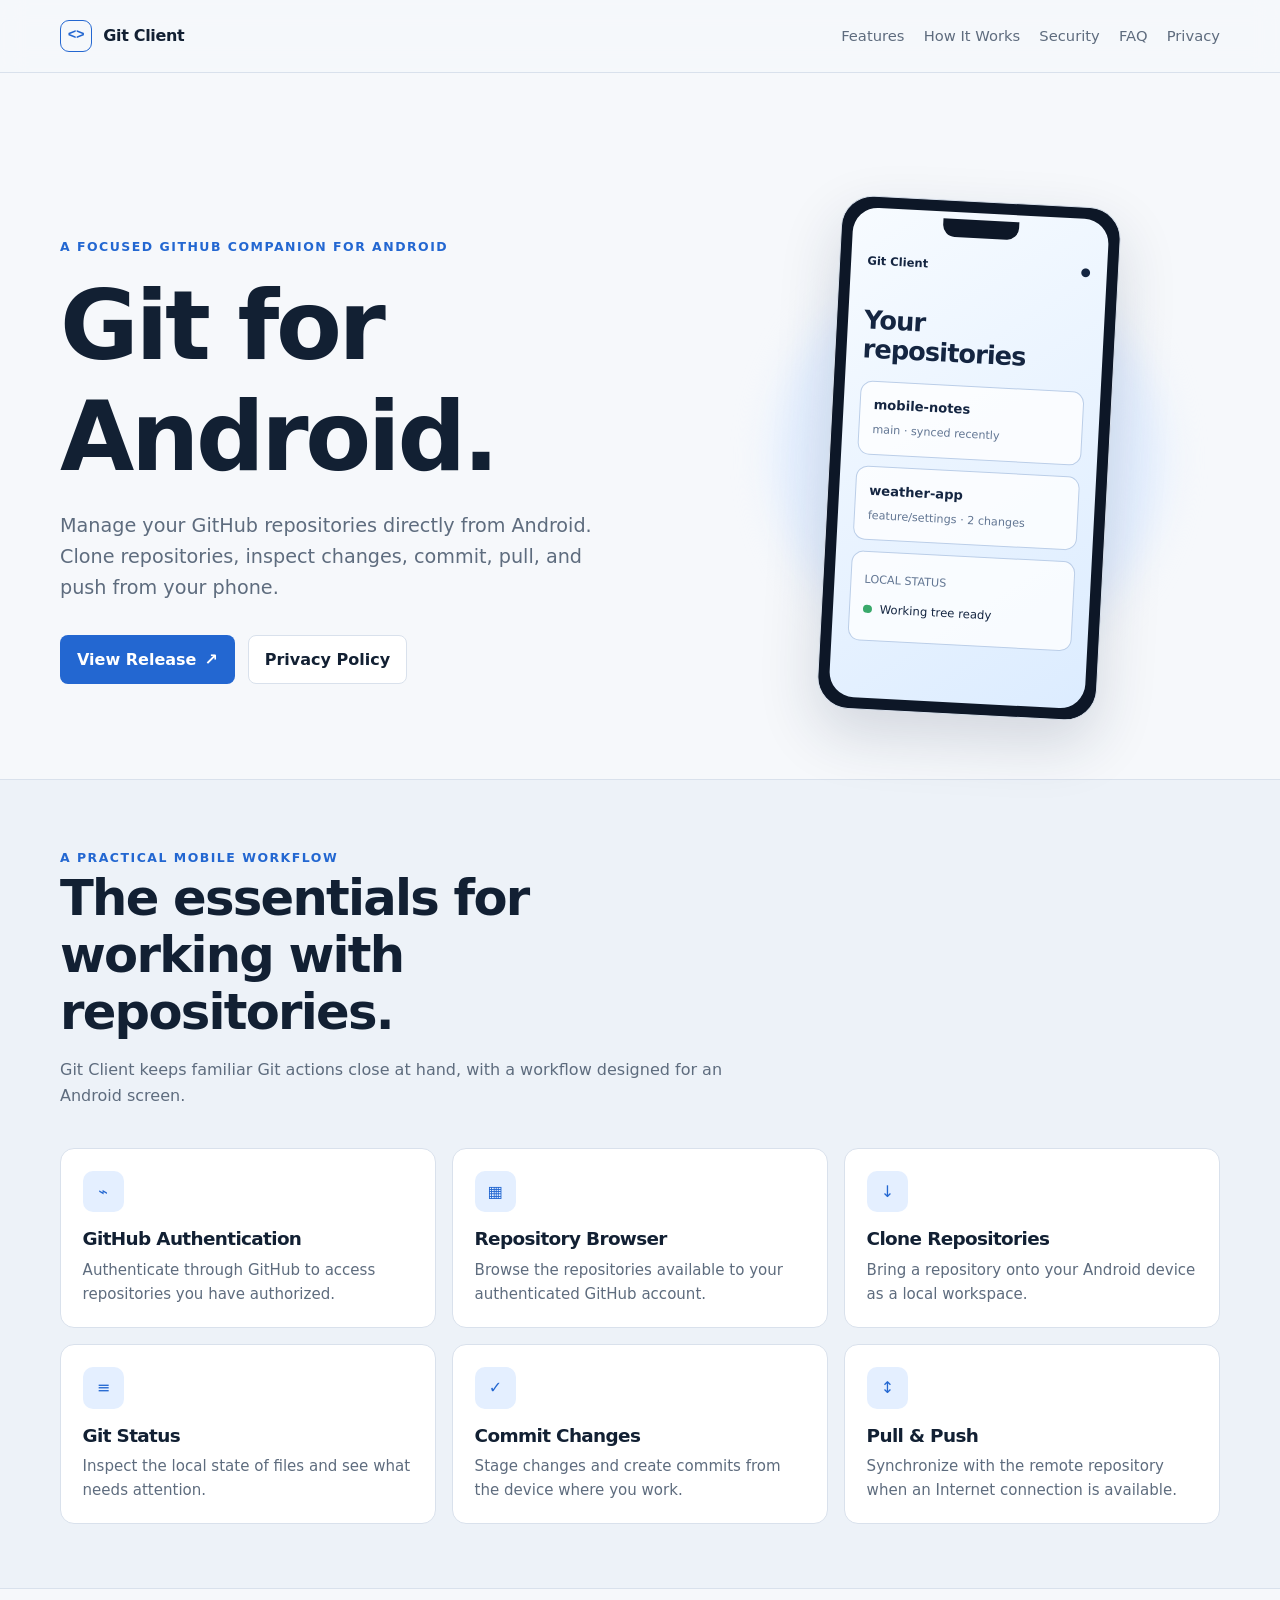
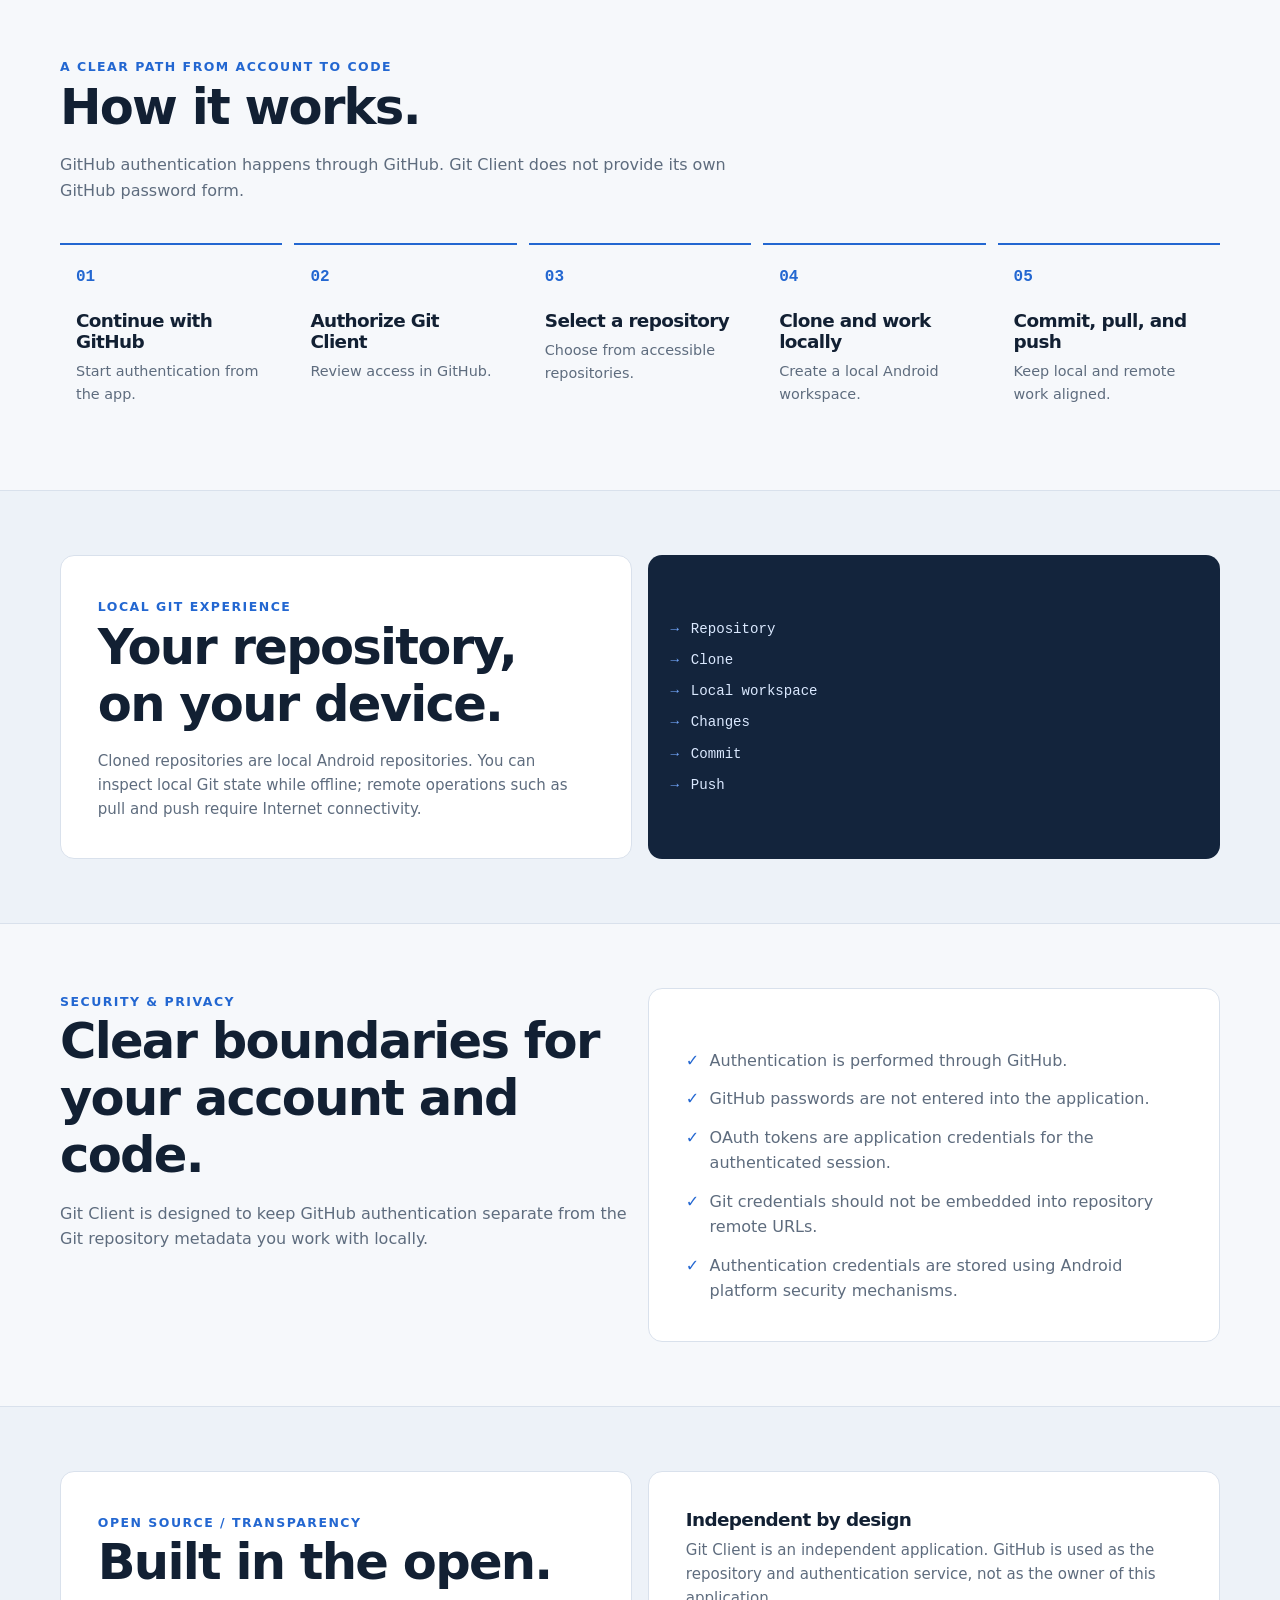
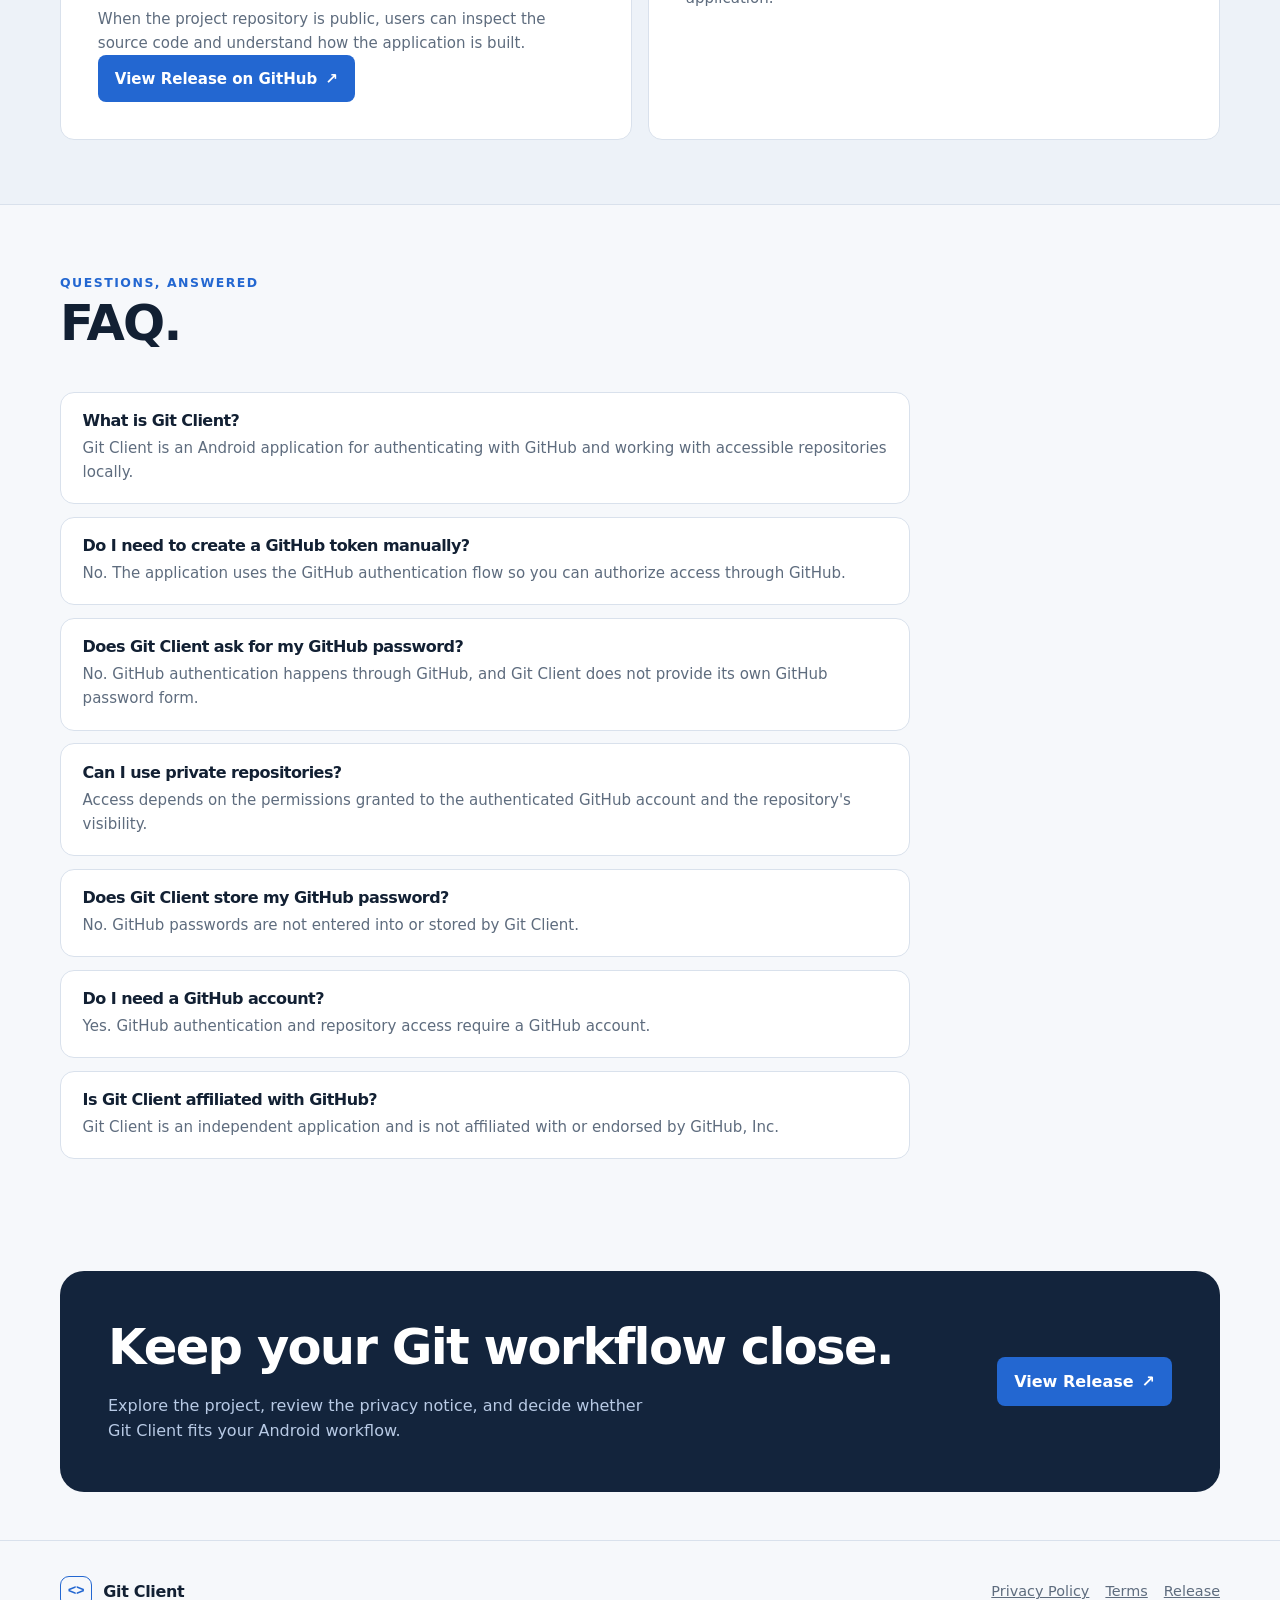
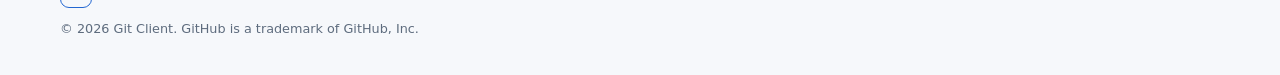
<file: index.html>
<!doctype html>
<html lang="en">
<head>
  <meta charset="utf-8">
  <meta name="viewport" content="width=device-width, initial-scale=1">
  <meta name="theme-color" content="#0d1421">
  <meta name="description" content="Manage GitHub repositories directly from Android. Clone, inspect changes, commit, pull, and push from your phone.">
  <meta property="og:title" content="Git Client — Git for Android">
  <meta property="og:description" content="Manage GitHub repositories directly from Android.">
  <meta property="og:type" content="website">
  <meta property="og:image" content="assets/social-preview.svg">
  <title>Git Client — Git for Android</title>
  <link rel="icon" href="assets/logo.svg" type="image/svg+xml">
  <link rel="stylesheet" href="css/styles.css">
  <script src="js/site.js" defer></script>
</head>
<body>
  <a class="skip-link" href="#main-content">Skip to content</a>
  <header class="site-header">
    <div class="container nav-wrap">
      <a class="brand" href="index.html" aria-label="Git Client home"><span class="brand-mark" aria-hidden="true">&lt;&gt;</span><span>Git Client</span></a>
      <button class="menu-toggle" type="button" data-menu-button aria-expanded="false" aria-controls="primary-navigation" aria-label="Open navigation menu">Menu</button>
      <nav class="site-nav" id="primary-navigation" data-navigation aria-label="Primary navigation">
        <a href="#features">Features</a><a href="#how-it-works">How It Works</a><a href="#security">Security</a><a href="#faq">FAQ</a><a href="privacy.html">Privacy</a>
      </nav>
    </div>
  </header>

  <main id="main-content">
    <section class="hero">
      <div class="container hero-grid">
        <div>
          <span class="eyebrow">A focused GitHub companion for Android</span>
          <h1>Git for Android.</h1>
          <p class="lede">Manage your GitHub repositories directly from Android. Clone repositories, inspect changes, commit, pull, and push from your phone.</p>
          <div class="hero-actions"><a class="button button-primary" href="https://github.com/AggiaBintangRH/GitClonePush/releases/tag/Git" rel="noreferrer">View Release <span aria-hidden="true">↗</span></a><a class="button button-secondary" href="privacy.html">Privacy Policy</a></div>
        </div>
        <div class="phone-stage" aria-label="Illustration of the Git Client Android interface">
          <div class="phone-glow" aria-hidden="true"></div><div class="phone">
            <div class="phone-screen"><div class="phone-notch" aria-hidden="true"></div><div class="phone-topline"><span>Git Client</span><span>●</span></div><h3>Your repositories</h3>
              <div class="repo-card"><strong>mobile-notes</strong><small>main · synced recently</small></div><div class="repo-card"><strong>weather-app</strong><small>feature/settings · 2 changes</small></div>
              <div class="status-card"><small>LOCAL STATUS</small><div class="status-row"><span class="status-dot" aria-hidden="true"></span><span>Working tree ready</span></div></div>
            </div>
          </div>
        </div>
      </div>
    </section>

    <section class="section section-muted" id="features"><div class="container"><div class="section-heading"><span class="eyebrow">A practical mobile workflow</span><h2>The essentials for working with repositories.</h2><p>Git Client keeps familiar Git actions close at hand, with a workflow designed for an Android screen.</p></div>
      <div class="feature-grid">
        <article class="feature-card"><div class="icon-box" aria-hidden="true">⌁</div><h3>GitHub Authentication</h3><p>Authenticate through GitHub to access repositories you have authorized.</p></article>
        <article class="feature-card"><div class="icon-box" aria-hidden="true">▦</div><h3>Repository Browser</h3><p>Browse the repositories available to your authenticated GitHub account.</p></article>
        <article class="feature-card"><div class="icon-box" aria-hidden="true">↓</div><h3>Clone Repositories</h3><p>Bring a repository onto your Android device as a local workspace.</p></article>
        <article class="feature-card"><div class="icon-box" aria-hidden="true">≡</div><h3>Git Status</h3><p>Inspect the local state of files and see what needs attention.</p></article>
        <article class="feature-card"><div class="icon-box" aria-hidden="true">✓</div><h3>Commit Changes</h3><p>Stage changes and create commits from the device where you work.</p></article>
        <article class="feature-card"><div class="icon-box" aria-hidden="true">↕</div><h3>Pull &amp; Push</h3><p>Synchronize with the remote repository when an Internet connection is available.</p></article>
      </div>
    </div></section>

    <section class="section" id="how-it-works"><div class="container"><div class="section-heading"><span class="eyebrow">A clear path from account to code</span><h2>How it works.</h2><p>GitHub authentication happens through GitHub. Git Client does not provide its own GitHub password form.</p></div><div class="flow">
      <div class="flow-step"><h3>Continue with GitHub</h3><p>Start authentication from the app.</p></div><div class="flow-step"><h3>Authorize Git Client</h3><p>Review access in GitHub.</p></div><div class="flow-step"><h3>Select a repository</h3><p>Choose from accessible repositories.</p></div><div class="flow-step"><h3>Clone and work locally</h3><p>Create a local Android workspace.</p></div><div class="flow-step"><h3>Commit, pull, and push</h3><p>Keep local and remote work aligned.</p></div>
    </div></div></section>

    <section class="section section-muted"><div class="container notice"><div class="info-card"><span class="eyebrow">Local Git experience</span><h2>Your repository, on your device.</h2><p>Cloned repositories are local Android repositories. You can inspect local Git state while offline; remote operations such as pull and push require Internet connectivity.</p></div><div class="diagram" aria-label="Repository to push workflow"><span>Repository</span><span>Clone</span><span>Local workspace</span><span>Changes</span><span>Commit</span><span>Push</span></div></div></section>

    <section class="section" id="security"><div class="container security-grid"><div class="section-heading"><span class="eyebrow">Security &amp; privacy</span><h2>Clear boundaries for your account and code.</h2><p>Git Client is designed to keep GitHub authentication separate from the Git repository metadata you work with locally.</p></div><div class="info-card"><ul class="security-list"><li>Authentication is performed through GitHub.</li><li>GitHub passwords are not entered into the application.</li><li>OAuth tokens are application credentials for the authenticated session.</li><li>Git credentials should not be embedded into repository remote URLs.</li><li>Authentication credentials are stored using Android platform security mechanisms.</li></ul></div></div></section>

    <section class="section section-muted"><div class="container notice"><div class="info-card"><span class="eyebrow">Open source / transparency</span><h2>Built in the open.</h2><p>When the project repository is public, users can inspect the source code and understand how the application is built.</p><p class="hero-actions"><a class="button button-primary" href="https://github.com/AggiaBintangRH/GitClonePush/releases/tag/Git" rel="noreferrer">View Release on GitHub <span aria-hidden="true">↗</span></a></p></div><div class="info-card"><h3>Independent by design</h3><p>Git Client is an independent application. GitHub is used as the repository and authentication service, not as the owner of this application.</p></div></div></section>

    <section class="section" id="faq"><div class="container"><div class="section-heading"><span class="eyebrow">Questions, answered</span><h2>FAQ.</h2></div><div class="faq-list">
      <article class="faq-item"><h3>What is Git Client?</h3><p>Git Client is an Android application for authenticating with GitHub and working with accessible repositories locally.</p></article>
      <article class="faq-item"><h3>Do I need to create a GitHub token manually?</h3><p>No. The application uses the GitHub authentication flow so you can authorize access through GitHub.</p></article>
      <article class="faq-item"><h3>Does Git Client ask for my GitHub password?</h3><p>No. GitHub authentication happens through GitHub, and Git Client does not provide its own GitHub password form.</p></article>
      <article class="faq-item"><h3>Can I use private repositories?</h3><p>Access depends on the permissions granted to the authenticated GitHub account and the repository's visibility.</p></article>
      <article class="faq-item"><h3>Does Git Client store my GitHub password?</h3><p>No. GitHub passwords are not entered into or stored by Git Client.</p></article>
      <article class="faq-item"><h3>Do I need a GitHub account?</h3><p>Yes. GitHub authentication and repository access require a GitHub account.</p></article>
      <article class="faq-item"><h3>Is Git Client affiliated with GitHub?</h3><p>Git Client is an independent application and is not affiliated with or endorsed by GitHub, Inc.</p></article>
    </div></div></section>
    <section class="cta"><div class="container"><div class="cta-card"><div><h2>Keep your Git workflow close.</h2><p>Explore the project, review the privacy notice, and decide whether Git Client fits your Android workflow.</p></div><a class="button button-primary" href="https://github.com/AggiaBintangRH/GitClonePush/releases/tag/Git" rel="noreferrer">View Release <span aria-hidden="true">↗</span></a></div></div></section>
  </main>
  <footer class="site-footer"><div class="container"><div class="footer-row"><a class="brand" href="index.html"><span class="brand-mark" aria-hidden="true">&lt;&gt;</span><span>Git Client</span></a><nav class="footer-links" aria-label="Footer navigation"><a href="privacy.html">Privacy Policy</a><a href="terms.html">Terms</a><a href="https://github.com/AggiaBintangRH/GitClonePush/releases/tag/Git" rel="noreferrer">Release</a></nav></div><p class="copyright">© <span data-current-year>2026</span> Git Client. GitHub is a trademark of GitHub, Inc.</p></div></footer>
</body>
</html>
</file>
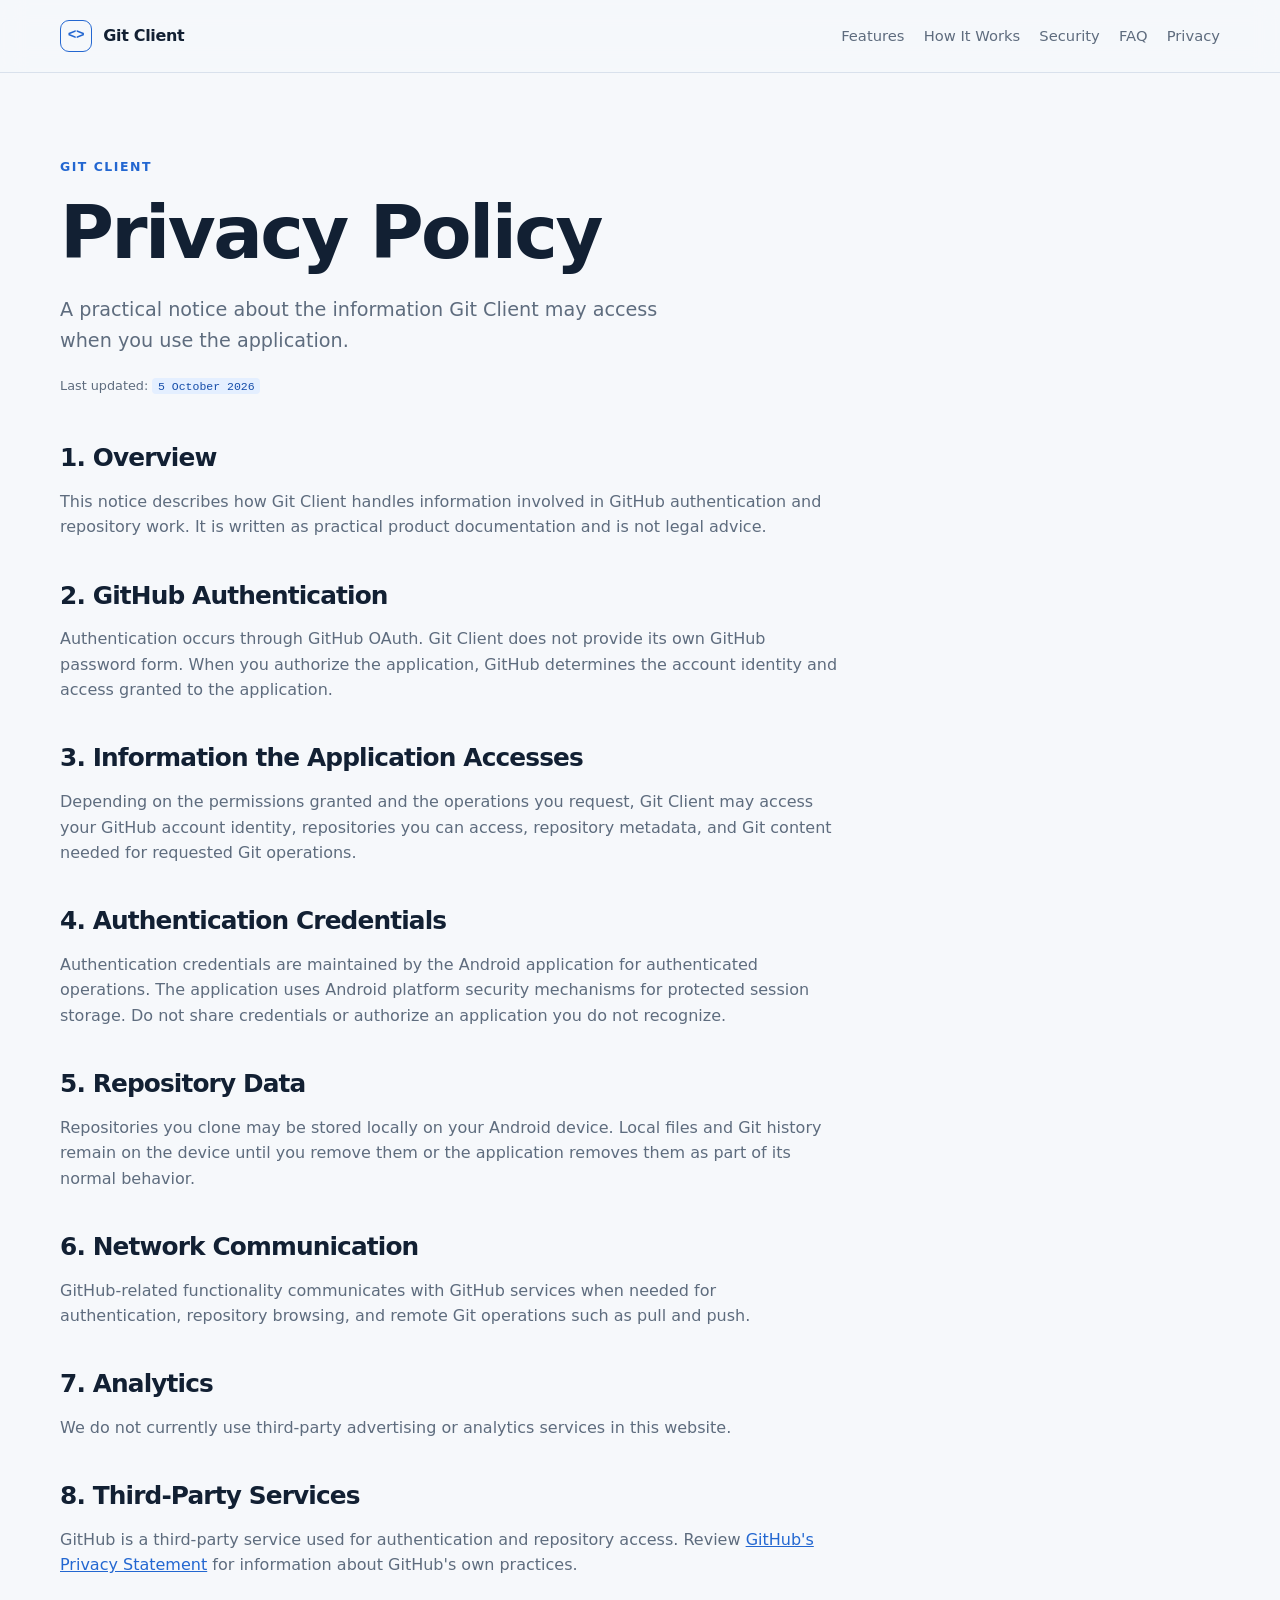
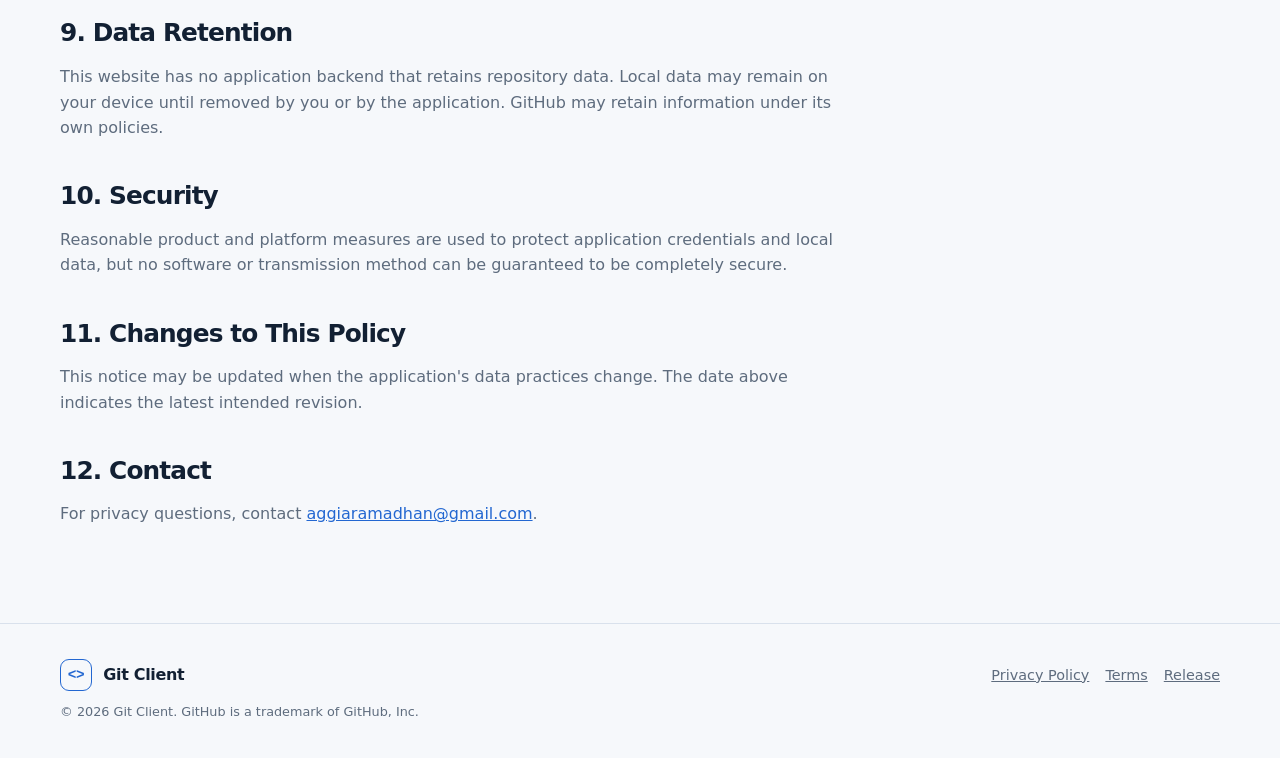
<file: privacy.html>
<!doctype html>
<html lang="en">
<head>
  <meta charset="utf-8"><meta name="viewport" content="width=device-width, initial-scale=1"><meta name="theme-color" content="#0d1421">
  <meta name="description" content="Practical privacy notice for Git Client, an Android GitHub client."><title>Privacy Policy — Git Client</title><link rel="icon" href="assets/logo.svg" type="image/svg+xml"><link rel="stylesheet" href="css/styles.css"><script src="js/site.js" defer></script>
</head>
<body><a class="skip-link" href="#main-content">Skip to content</a><header class="site-header"><div class="container nav-wrap"><a class="brand" href="index.html"><span class="brand-mark" aria-hidden="true">&lt;&gt;</span><span>Git Client</span></a><button class="menu-toggle" type="button" data-menu-button aria-expanded="false" aria-controls="primary-navigation" aria-label="Open navigation menu">Menu</button><nav class="site-nav" id="primary-navigation" data-navigation aria-label="Primary navigation"><a href="index.html#features">Features</a><a href="index.html#how-it-works">How It Works</a><a href="index.html#security">Security</a><a href="index.html#faq">FAQ</a><a href="privacy.html" aria-current="page">Privacy</a></nav></div></header>
<main id="main-content" class="legal-main"><div class="container"><div class="legal-header"><span class="eyebrow">Git Client</span><h1>Privacy Policy</h1><p class="lede">A practical notice about the information Git Client may access when you use the application.</p><p class="copyright">Last updated: <span class="placeholder">5 October 2026</span></p></div><article class="content-prose">
  <h2>1. Overview</h2><p>This notice describes how Git Client handles information involved in GitHub authentication and repository work. It is written as practical product documentation and is not legal advice.</p>
  <h2>2. GitHub Authentication</h2><p>Authentication occurs through GitHub OAuth. Git Client does not provide its own GitHub password form. When you authorize the application, GitHub determines the account identity and access granted to the application.</p>
  <h2>3. Information the Application Accesses</h2><p>Depending on the permissions granted and the operations you request, Git Client may access your GitHub account identity, repositories you can access, repository metadata, and Git content needed for requested Git operations.</p>
  <h2>4. Authentication Credentials</h2><p>Authentication credentials are maintained by the Android application for authenticated operations. The application uses Android platform security mechanisms for protected session storage. Do not share credentials or authorize an application you do not recognize.</p>
  <h2>5. Repository Data</h2><p>Repositories you clone may be stored locally on your Android device. Local files and Git history remain on the device until you remove them or the application removes them as part of its normal behavior.</p>
  <h2>6. Network Communication</h2><p>GitHub-related functionality communicates with GitHub services when needed for authentication, repository browsing, and remote Git operations such as pull and push.</p>
  <h2>7. Analytics</h2><p>We do not currently use third-party advertising or analytics services in this website.</p>
  <h2>8. Third-Party Services</h2><p>GitHub is a third-party service used for authentication and repository access. Review <a href="https://docs.github.com/en/site-policy/privacy-policies/github-privacy-statement" rel="noreferrer">GitHub's Privacy Statement</a> for information about GitHub's own practices.</p>
  <h2>9. Data Retention</h2><p>This website has no application backend that retains repository data. Local data may remain on your device until removed by you or by the application. GitHub may retain information under its own policies.</p>
  <h2>10. Security</h2><p>Reasonable product and platform measures are used to protect application credentials and local data, but no software or transmission method can be guaranteed to be completely secure.</p>
  <h2>11. Changes to This Policy</h2><p>This notice may be updated when the application's data practices change. The date above indicates the latest intended revision.</p>
  <h2>12. Contact</h2><p>For privacy questions, contact <a href="mailto:aggiaramadhan@gmail.com">aggiaramadhan@gmail.com</a>.</p>
</article></div></main>
<footer class="site-footer"><div class="container"><div class="footer-row"><a class="brand" href="index.html"><span class="brand-mark" aria-hidden="true">&lt;&gt;</span><span>Git Client</span></a><nav class="footer-links" aria-label="Footer navigation"><a href="privacy.html">Privacy Policy</a><a href="terms.html">Terms</a><a href="https://github.com/AggiaBintangRH/GitClonePush/releases/tag/Git" rel="noreferrer">Release</a></nav></div><p class="copyright">© <span data-current-year>2026</span> Git Client. GitHub is a trademark of GitHub, Inc.</p></div></footer></body></html>
</file>
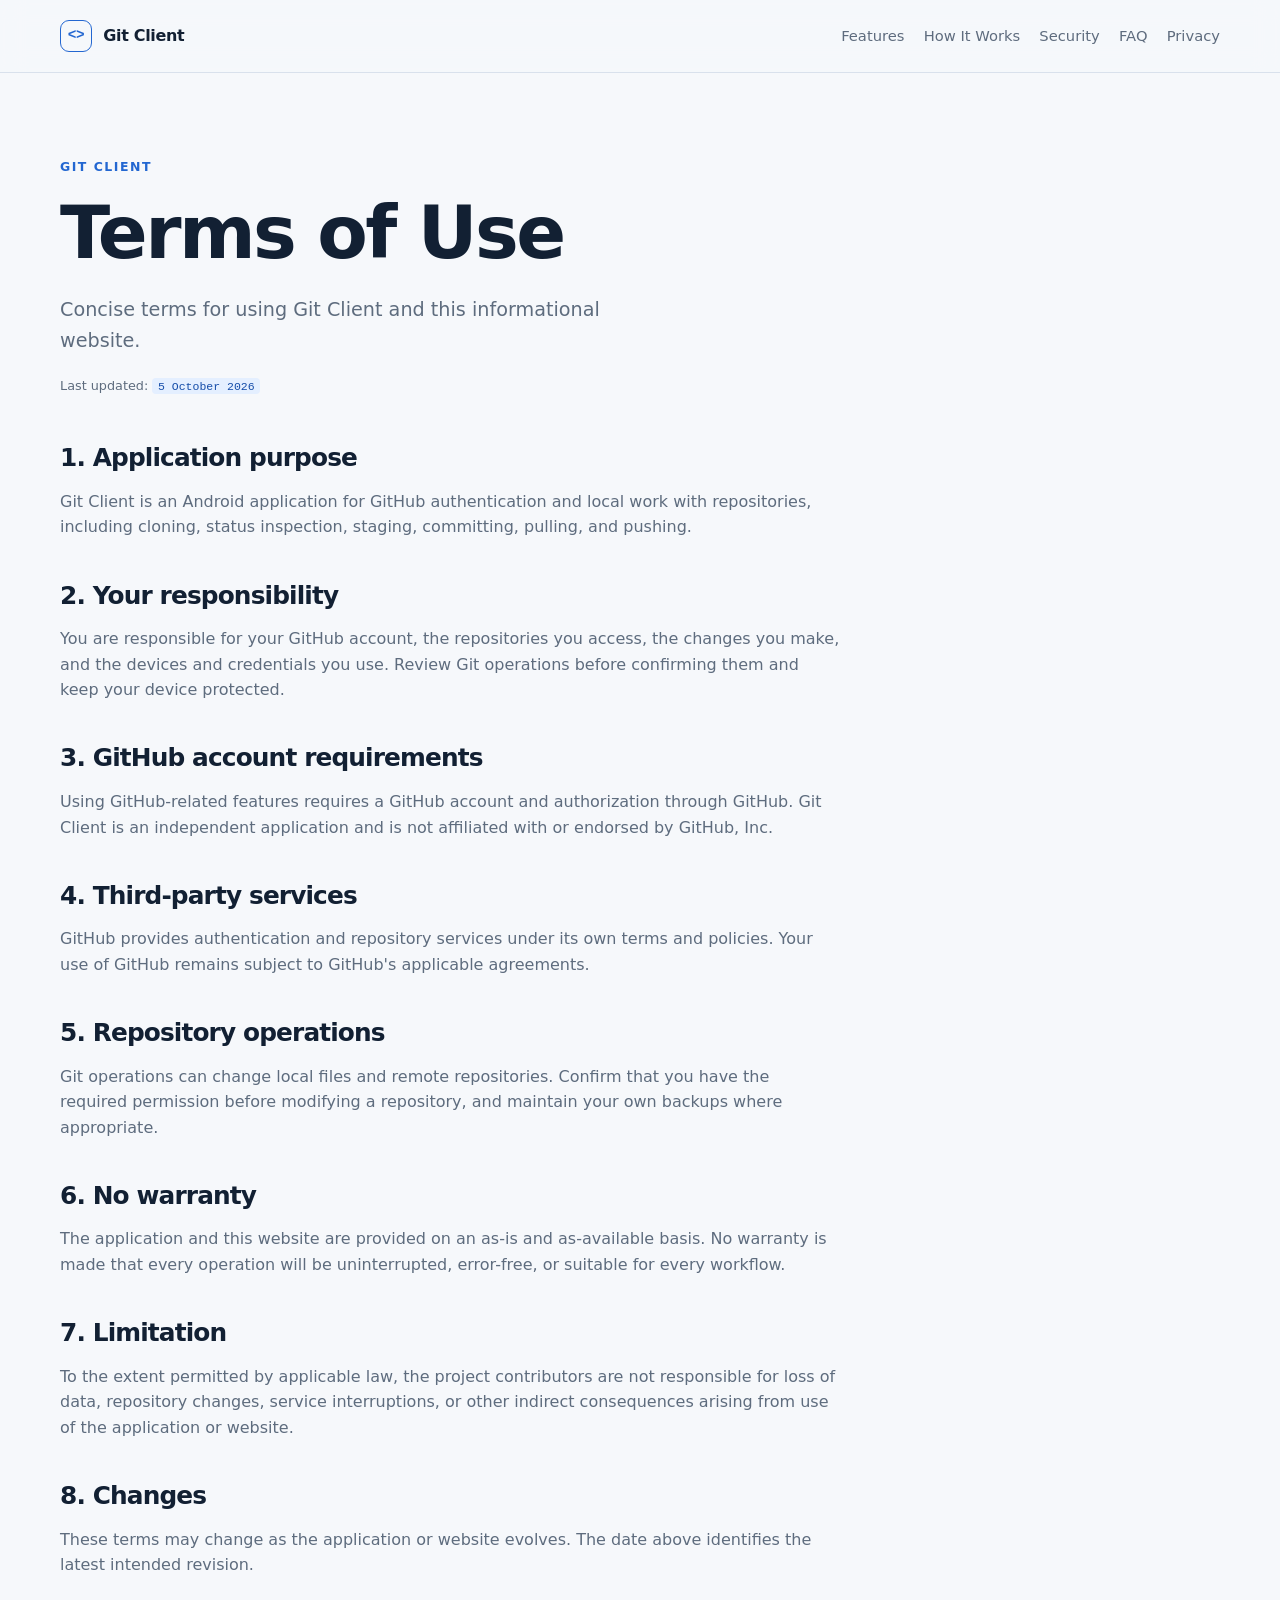
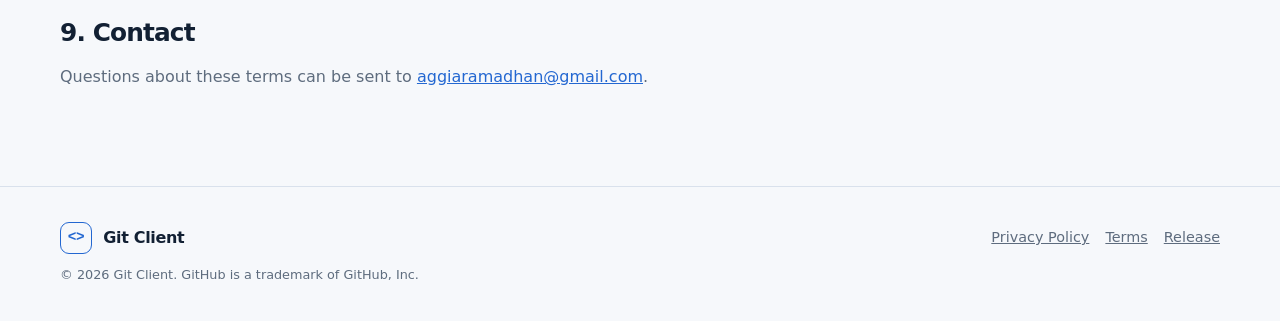
<file: terms.html>
<!doctype html>
<html lang="en">
<head><meta charset="utf-8"><meta name="viewport" content="width=device-width, initial-scale=1"><meta name="theme-color" content="#0d1421"><meta name="description" content="Terms of use for Git Client."><title>Terms — Git Client</title><link rel="icon" href="assets/logo.svg" type="image/svg+xml"><link rel="stylesheet" href="css/styles.css"><script src="js/site.js" defer></script></head>
<body><a class="skip-link" href="#main-content">Skip to content</a><header class="site-header"><div class="container nav-wrap"><a class="brand" href="index.html"><span class="brand-mark" aria-hidden="true">&lt;&gt;</span><span>Git Client</span></a><button class="menu-toggle" type="button" data-menu-button aria-expanded="false" aria-controls="primary-navigation" aria-label="Open navigation menu">Menu</button><nav class="site-nav" id="primary-navigation" data-navigation aria-label="Primary navigation"><a href="index.html#features">Features</a><a href="index.html#how-it-works">How It Works</a><a href="index.html#security">Security</a><a href="index.html#faq">FAQ</a><a href="privacy.html">Privacy</a></nav></div></header>
<main id="main-content" class="legal-main"><div class="container"><div class="legal-header"><span class="eyebrow">Git Client</span><h1>Terms of Use</h1><p class="lede">Concise terms for using Git Client and this informational website.</p><p class="copyright">Last updated: <span class="placeholder">5 October 2026</span></p></div><article class="content-prose">
  <h2>1. Application purpose</h2><p>Git Client is an Android application for GitHub authentication and local work with repositories, including cloning, status inspection, staging, committing, pulling, and pushing.</p>
  <h2>2. Your responsibility</h2><p>You are responsible for your GitHub account, the repositories you access, the changes you make, and the devices and credentials you use. Review Git operations before confirming them and keep your device protected.</p>
  <h2>3. GitHub account requirements</h2><p>Using GitHub-related features requires a GitHub account and authorization through GitHub. Git Client is an independent application and is not affiliated with or endorsed by GitHub, Inc.</p>
  <h2>4. Third-party services</h2><p>GitHub provides authentication and repository services under its own terms and policies. Your use of GitHub remains subject to GitHub's applicable agreements.</p>
  <h2>5. Repository operations</h2><p>Git operations can change local files and remote repositories. Confirm that you have the required permission before modifying a repository, and maintain your own backups where appropriate.</p>
  <h2>6. No warranty</h2><p>The application and this website are provided on an as-is and as-available basis. No warranty is made that every operation will be uninterrupted, error-free, or suitable for every workflow.</p>
  <h2>7. Limitation</h2><p>To the extent permitted by applicable law, the project contributors are not responsible for loss of data, repository changes, service interruptions, or other indirect consequences arising from use of the application or website.</p>
  <h2>8. Changes</h2><p>These terms may change as the application or website evolves. The date above identifies the latest intended revision.</p>
  <h2>9. Contact</h2><p>Questions about these terms can be sent to <a href="mailto:aggiaramadhan@gmail.com">aggiaramadhan@gmail.com</a>.</p>
</article></div></main><footer class="site-footer"><div class="container"><div class="footer-row"><a class="brand" href="index.html"><span class="brand-mark" aria-hidden="true">&lt;&gt;</span><span>Git Client</span></a><nav class="footer-links" aria-label="Footer navigation"><a href="privacy.html">Privacy Policy</a><a href="terms.html">Terms</a><a href="https://github.com/AggiaBintangRH/GitClonePush/releases/tag/Git" rel="noreferrer">Release</a></nav></div><p class="copyright">© <span data-current-year>2026</span> Git Client. GitHub is a trademark of GitHub, Inc.</p></div></footer></body></html>
</file>
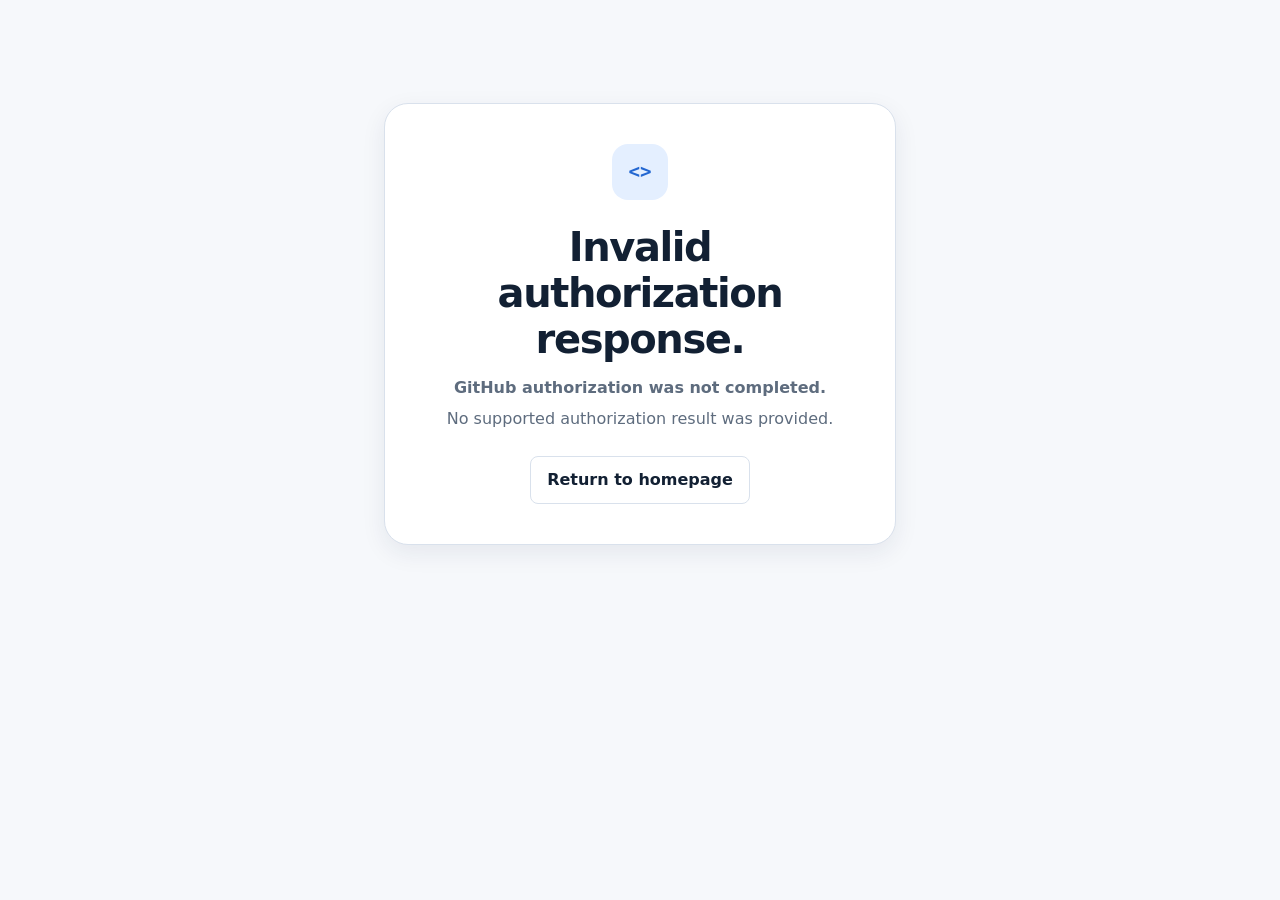
<file: oauth/callback.html>
<!doctype html>
<html lang="en">
<head>
  <meta charset="utf-8">
  <meta name="viewport" content="width=device-width, initial-scale=1">
  <meta name="robots" content="noindex,nofollow">
  <meta name="theme-color" content="#0d1421">
  <meta http-equiv="Content-Security-Policy" content="default-src 'none'; style-src 'self' 'unsafe-inline'; script-src 'unsafe-inline'; base-uri 'none'; form-action 'none'; frame-ancestors 'none'">
  <title>Completing GitHub Authorization — Git Client</title>
  <link rel="icon" href="../assets/logo.svg" type="image/svg+xml">
  <link rel="stylesheet" href="../css/styles.css">
  <style>
    .callback-main { min-height: 72vh; display: grid; place-items: center; padding: 4rem 0; }
    .callback-card [hidden] { display: none !important; }
    .callback-card { width: min(100%, 32rem); max-width: 32rem; padding: clamp(1.5rem, 5vw, 2.5rem); border: 1px solid var(--color-border); border-radius: var(--radius-large); background: var(--color-surface); box-shadow: var(--shadow-small); text-align: center; }
    .callback-icon { display: grid; place-items: center; width: 3.5rem; height: 3.5rem; margin: 0 auto 1.5rem; border-radius: 1rem; background: var(--color-primary-soft); color: var(--color-primary); font-family: ui-monospace, SFMono-Regular, Menlo, Consolas, monospace; font-size: 1.2rem; font-weight: 800; }
    .callback-card h1 { max-width: none; margin: 0 0 .8rem; font-size: clamp(1.8rem, 5vw, 2.5rem); }
    .callback-card p { margin: 0; color: var(--color-muted); }
    .callback-actions { display: flex; flex-wrap: wrap; justify-content: center; gap: .75rem; margin-top: 1.5rem; }
    .callback-status-error { color: var(--color-text); }
    .callback-status-error strong { display: block; margin-bottom: .35rem; }
  </style>
</head>
<body>
  <main class="callback-main" id="main-content">
    <section class="callback-card" aria-labelledby="callback-title">
      <div class="callback-icon" aria-hidden="true">&lt;&gt;</div>
      <h1 id="callback-title">Completing GitHub authorization…</h1>
      <p id="callback-message" role="status" aria-live="polite">Opening Git Client.</p>
      <div class="callback-actions">
        <a class="button button-primary" id="open-app" href="" hidden>Open Git Client</a>
        <a class="button button-secondary" href="../">Return to homepage</a>
      </div>
    </section>
  </main>

  <script>
    (function () {
      "use strict";

      var allowedParameters = ["code", "state", "error", "error_description", "error_uri"];
      var currentParameters = new URLSearchParams(window.location.search);
      var outgoingParameters = new URLSearchParams();
      var hasCode = currentParameters.has("code");
      var hasError = currentParameters.has("error");
      var hasState = currentParameters.has("state");
      var message = document.getElementById("callback-message");
      var title = document.getElementById("callback-title");
      var openApp = document.getElementById("open-app");

      for (var index = 0; index < allowedParameters.length; index += 1) {
        var parameter = allowedParameters[index];
        if (currentParameters.has(parameter)) {
          outgoingParameters.set(parameter, currentParameters.get(parameter));
        }
      }

      function createAndroidUri() {
        var androidUri = new URL("gitclonepush://oauth/callback");
        var query = outgoingParameters.toString();
        if (query) {
          androidUri.search = query;
        }
        return androidUri.href;
      }

      function showError(heading, detail) {
        title.textContent = heading;
        message.className = "callback-status-error";
        message.innerHTML = "<strong>GitHub authorization was not completed.</strong>" + detail;
        openApp.hidden = true;
      }

      if (!hasCode && !hasError) {
        showError("Invalid authorization response.", "No supported authorization result was provided.");
        return;
      }

      if (hasCode && !hasState) {
        showError("Incomplete authorization response.", "The authorization response is missing required state information.");
        return;
      }

      if (hasError) {
        title.textContent = "GitHub authorization needs attention.";
        message.textContent = "GitHub returned an authorization result that Git Client can handle.";
      }

      var androidUri = createAndroidUri();
      openApp.href = androidUri;
      openApp.hidden = false;
      window.location.replace(androidUri);
    }());
  </script>
</body>
</html>
</file>
<file: css/styles.css>
:root {
  color-scheme: light;
  --color-background: #f6f8fb;
  --color-surface: #ffffff;
  --color-surface-muted: #edf2f8;
  --color-text: #122033;
  --color-muted: #5e6c7e;
  --color-primary: #2367d1;
  --color-primary-strong: #154da9;
  --color-primary-soft: #e4efff;
  --color-border: #d9e1ec;
  --color-code: #13243c;
  --shadow-small: 0 8px 24px rgba(23, 43, 77, .08);
  --shadow-large: 0 24px 60px rgba(23, 43, 77, .16);
  --radius-small: 8px;
  --radius-medium: 14px;
  --radius-large: 24px;
  --space-1: .25rem;
  --space-2: .5rem;
  --space-3: .75rem;
  --space-4: 1rem;
  --space-5: 1.5rem;
  --space-6: 2rem;
  --space-7: 3rem;
  --space-8: 4rem;
  --max-width: 1160px;
}

@media (prefers-color-scheme: dark) {
  :root {
    color-scheme: dark;
    --color-background: #0d1421;
    --color-surface: #131e2e;
    --color-surface-muted: #1a293d;
    --color-text: #edf4ff;
    --color-muted: #a8b6c9;
    --color-primary: #76aaff;
    --color-primary-strong: #a7c5ff;
    --color-primary-soft: #20385e;
    --color-border: #2b3c54;
    --color-code: #08111f;
    --shadow-small: 0 8px 24px rgba(0, 0, 0, .18);
    --shadow-large: 0 24px 60px rgba(0, 0, 0, .3);
  }
}

* { box-sizing: border-box; }
html { scroll-behavior: smooth; }
body {
  margin: 0;
  background: var(--color-background);
  color: var(--color-text);
  font-family: Inter, ui-sans-serif, system-ui, -apple-system, BlinkMacSystemFont, "Segoe UI", sans-serif;
  line-height: 1.6;
  text-rendering: optimizeLegibility;
}
a { color: var(--color-primary); }
a:hover { color: var(--color-primary-strong); }
img, svg { max-width: 100%; }
button, a { -webkit-tap-highlight-color: transparent; }
:focus-visible { outline: 3px solid var(--color-primary); outline-offset: 4px; }

.container { width: min(calc(100% - 2rem), var(--max-width)); margin-inline: auto; }
.skip-link { position: absolute; left: 1rem; top: -4rem; z-index: 10; padding: .65rem 1rem; border-radius: var(--radius-small); background: var(--color-primary); color: #fff; }
.skip-link:focus { top: 1rem; }
.site-header { border-bottom: 1px solid var(--color-border); background: color-mix(in srgb, var(--color-background) 90%, transparent); backdrop-filter: blur(12px); }
.nav-wrap { min-height: 4.5rem; display: flex; align-items: center; justify-content: space-between; gap: var(--space-4); }
.brand { display: inline-flex; align-items: center; gap: .7rem; color: var(--color-text); text-decoration: none; font-weight: 750; letter-spacing: -.02em; }
.brand-mark { display: grid; place-items: center; width: 2rem; height: 2rem; border: 1.5px solid var(--color-primary); border-radius: 9px; color: var(--color-primary); font-family: ui-monospace, SFMono-Regular, Menlo, Consolas, monospace; font-size: .9rem; font-weight: 800; }
.site-nav { display: flex; align-items: center; gap: 1.2rem; }
.site-nav a { color: var(--color-muted); font-size: .92rem; text-decoration: none; }
.site-nav a:hover { color: var(--color-text); }
.menu-toggle { display: none; border: 1px solid var(--color-border); border-radius: var(--radius-small); background: var(--color-surface); color: var(--color-text); padding: .55rem .7rem; font: inherit; }

.hero { padding: clamp(4.5rem, 10vw, 8rem) 0 var(--space-8); }
.hero-grid { display: grid; align-items: center; gap: clamp(3rem, 8vw, 7rem); grid-template-columns: minmax(0, 1.05fr) minmax(280px, .95fr); }
.eyebrow { color: var(--color-primary); font-size: .78rem; font-weight: 800; letter-spacing: .12em; text-transform: uppercase; }
h1, h2, h3 { line-height: 1.15; letter-spacing: -.035em; }
h1 { max-width: 12ch; margin: .8rem 0 1.2rem; font-size: clamp(3.2rem, 8vw, 6rem); }
h2 { margin: 0 0 1rem; font-size: clamp(2rem, 4vw, 3.1rem); }
h3 { margin: 0 0 .5rem; font-size: 1.15rem; }
.lede { max-width: 39rem; color: var(--color-muted); font-size: clamp(1.05rem, 2vw, 1.2rem); }
.hero-actions { display: flex; flex-wrap: wrap; gap: .8rem; margin-top: 2rem; }
.button { display: inline-flex; align-items: center; justify-content: center; gap: .5rem; min-height: 2.8rem; padding: .65rem 1rem; border: 1px solid transparent; border-radius: var(--radius-small); font-weight: 700; text-decoration: none; transition: transform .2s ease, background .2s ease, border-color .2s ease; }
.button:hover { transform: translateY(-2px); text-decoration: none; }
.button-primary { background: var(--color-primary); color: #fff; }
.button-primary:hover { background: var(--color-primary-strong); color: #fff; }
.button-secondary { border-color: var(--color-border); background: var(--color-surface); color: var(--color-text); }
.button-secondary:hover { border-color: var(--color-primary); color: var(--color-text); }

.phone-stage { position: relative; display: grid; place-items: center; min-height: 440px; }
.phone-glow { position: absolute; width: 78%; aspect-ratio: 1; border-radius: 50%; background: var(--color-primary-soft); filter: blur(18px); }
.phone { position: relative; width: min(280px, 82vw); padding: .7rem; border: 1px solid var(--color-border); border-radius: 32px; background: #0d1727; box-shadow: var(--shadow-large); transform: rotate(3deg); }
.phone-screen { min-height: 490px; padding: 1rem; border-radius: 25px; background: linear-gradient(145deg, #f7fbff, #dcecff); color: #142541; }
.phone-notch { width: 34%; height: 1.1rem; margin: -.55rem auto 1.2rem; border-radius: 0 0 12px 12px; background: #0d1727; }
.phone-topline { display: flex; align-items: center; justify-content: space-between; font-size: .72rem; font-weight: 800; }
.phone-screen h3 { margin: 2.2rem 0 1rem; font-size: 1.6rem; }
.repo-card, .status-card { border: 1px solid #bbcee8; border-radius: 12px; background: rgba(255,255,255,.78); padding: .8rem; }
.repo-card { margin-bottom: .7rem; }
.repo-card strong { display: block; font-size: .82rem; }
.repo-card small, .status-card small { color: #627693; font-size: .7rem; }
.status-row { display: flex; align-items: center; gap: .5rem; margin: .55rem 0; font-size: .73rem; }
.status-dot { width: .55rem; height: .55rem; border-radius: 50%; background: #39a96b; }

.section { padding: var(--space-8) 0; }
.section-muted { border-block: 1px solid var(--color-border); background: var(--color-surface-muted); }
.section-heading { max-width: 42rem; margin-bottom: 2.5rem; }
.section-heading p, .content-prose p { color: var(--color-muted); }
.feature-grid { display: grid; grid-template-columns: repeat(3, 1fr); gap: 1rem; }
.feature-card, .info-card, .faq-item { border: 1px solid var(--color-border); border-radius: var(--radius-medium); background: var(--color-surface); }
.feature-card { padding: 1.35rem; }
.icon-box { display: grid; place-items: center; width: 2.6rem; height: 2.6rem; margin-bottom: 1rem; border-radius: 10px; background: var(--color-primary-soft); color: var(--color-primary); }
.feature-card p, .info-card p, .faq-item p { margin: 0; color: var(--color-muted); font-size: .94rem; }
.flow { display: grid; grid-template-columns: repeat(5, 1fr); gap: .75rem; counter-reset: step; }
.flow-step { position: relative; padding: 1.25rem 1rem; border-top: 2px solid var(--color-primary); }
.flow-step::before { counter-increment: step; content: counter(step, decimal-leading-zero); display: block; margin-bottom: 1.2rem; color: var(--color-primary); font-family: ui-monospace, monospace; font-weight: 800; }
.flow-step p { margin: 0; color: var(--color-muted); font-size: .9rem; }
.notice { display: grid; grid-template-columns: 1fr 1fr; gap: 1rem; align-items: stretch; }
.info-card { padding: clamp(1.35rem, 4vw, 2.3rem); }
.diagram { display: grid; gap: .55rem; align-content: center; padding: 1.4rem; border-radius: var(--radius-medium); background: var(--color-code); color: #dbe9ff; font-family: ui-monospace, SFMono-Regular, Menlo, monospace; font-size: .88rem; }
.diagram span { display: flex; align-items: center; gap: .75rem; }
.diagram span::before { content: "→"; color: #74a9ff; }
.security-grid { display: grid; grid-template-columns: 1fr 1fr; gap: 1rem; }
.security-list { display: grid; gap: .8rem; margin: 1.4rem 0 0; padding: 0; list-style: none; }
.security-list li { display: flex; gap: .65rem; color: var(--color-muted); }
.security-list li::before { content: "✓"; color: var(--color-primary); font-weight: 800; }
.faq-list { display: grid; gap: .8rem; max-width: 850px; }
.faq-item { padding: 1.2rem 1.35rem; }
.faq-item h3 { margin-bottom: .35rem; font-size: 1rem; }
.cta { padding: var(--space-7) 0; }
.cta-card { display: flex; align-items: center; justify-content: space-between; gap: 2rem; padding: clamp(1.5rem, 5vw, 3rem); border-radius: var(--radius-large); background: var(--color-code); color: #fff; }
.cta-card p { max-width: 35rem; margin: 0; color: #b8cae5; }
.site-footer { border-top: 1px solid var(--color-border); padding: 2.2rem 0; }
.footer-row { display: flex; justify-content: space-between; gap: 1.5rem; align-items: center; }
.footer-links { display: flex; flex-wrap: wrap; gap: 1rem; }
.footer-links a { color: var(--color-muted); font-size: .9rem; }
.copyright { margin: .7rem 0 0; color: var(--color-muted); font-size: .8rem; }
.legal-main { padding: 5rem 0; }
.legal-header { max-width: 46rem; margin-bottom: 3rem; }
.legal-header h1 { max-width: 15ch; font-size: clamp(2.6rem, 7vw, 4.6rem); }
.content-prose { max-width: 780px; }
.content-prose h2 { margin-top: 2.6rem; font-size: 1.55rem; }
.content-prose h3 { margin-top: 1.5rem; }
.content-prose ul { padding-left: 1.25rem; color: var(--color-muted); }
.placeholder { padding: .1rem .35rem; border-radius: 4px; background: var(--color-primary-soft); color: var(--color-primary-strong); font-family: ui-monospace, monospace; font-size: .9em; }
.not-found { min-height: 70vh; display: grid; place-items: center; text-align: center; }
.not-found h1 { max-width: none; margin-inline: auto; }

@media (max-width: 820px) {
  .site-nav { display: none; position: absolute; top: 4.5rem; left: 1rem; right: 1rem; z-index: 5; flex-direction: column; align-items: stretch; gap: 0; padding: .5rem; border: 1px solid var(--color-border); border-radius: var(--radius-medium); background: var(--color-surface); box-shadow: var(--shadow-small); }
  .site-nav.is-open { display: flex; }
  .site-nav a { padding: .75rem; }
  .menu-toggle { display: inline-flex; }
  .hero-grid, .notice, .security-grid { grid-template-columns: 1fr; }
  .hero { padding-top: 4rem; }
  .phone-stage { min-height: 390px; }
  .feature-grid { grid-template-columns: repeat(2, 1fr); }
  .flow { grid-template-columns: repeat(2, 1fr); }
  .flow-step:last-child { grid-column: span 2; }
}
@media (max-width: 520px) {
  .container { width: min(calc(100% - 1.25rem), var(--max-width)); }
  .feature-grid { grid-template-columns: 1fr; }
  .flow { grid-template-columns: 1fr; }
  .flow-step:last-child { grid-column: auto; }
  .cta-card, .footer-row { align-items: flex-start; flex-direction: column; }
  h1 { font-size: clamp(3rem, 17vw, 4.5rem); }
}
@media (prefers-reduced-motion: reduce) {
  *, *::before, *::after { scroll-behavior: auto !important; transition-duration: .01ms !important; animation-duration: .01ms !important; }
}
</file>
